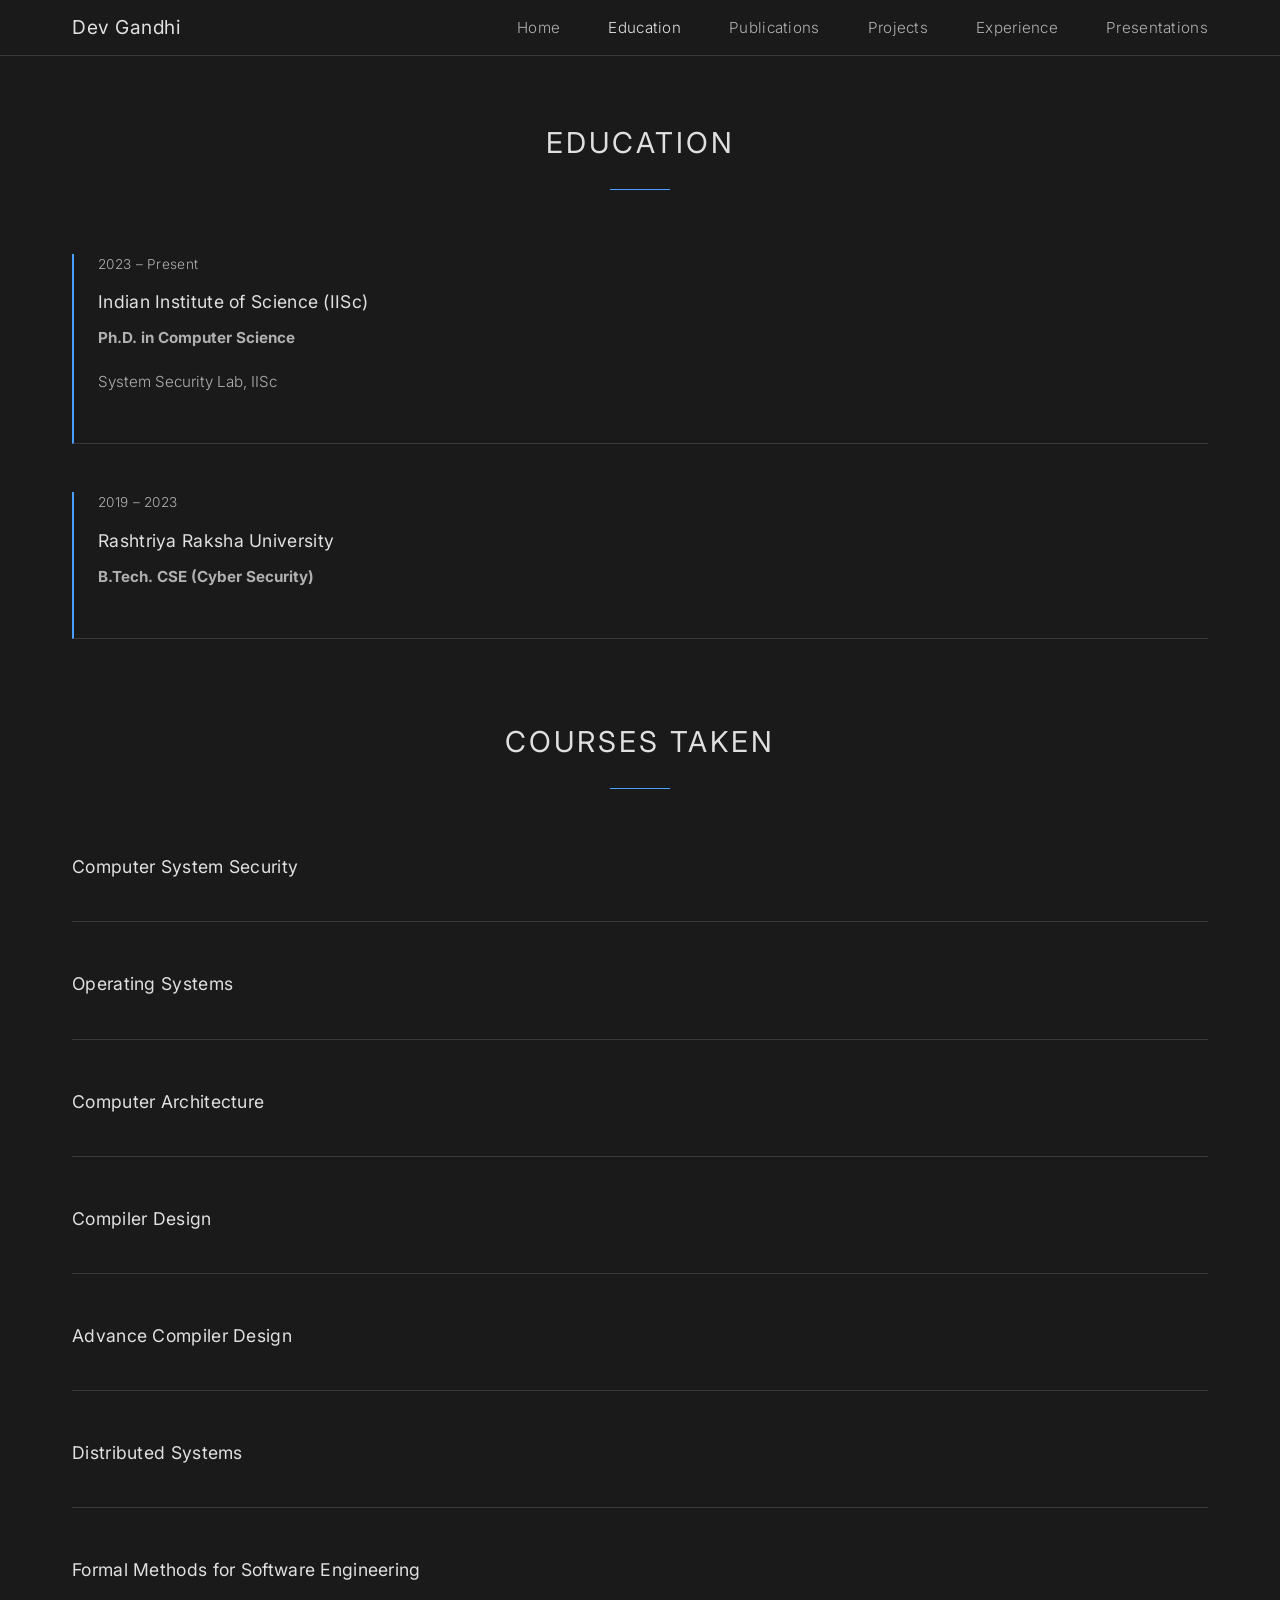
<file: education.html>
<!DOCTYPE html>
<html lang="en">
<head>
  <meta charset="UTF-8">
  <meta name="viewport" content="width=device-width, initial-scale=1.0">
  <title>Education - Dev Gandhi</title>
  <link rel="stylesheet" href="styles.css?v=3">
  <link href="https://fonts.googleapis.com/css2?family=Inter:wght@300;400;500;600;700;800&display=swap" rel="stylesheet">
</head>
<body>
  <div class="animated-background"></div>
  
  <nav>
    <div class="nav-container">
      <a href="index.html" class="logo">Dev Gandhi</a>
      <button class="mobile-menu-btn" onclick="toggleMenu()">☰</button>
      <ul class="nav-links" id="navLinks">
        <li><a href="index.html">Home</a></li>
        <li><a href="education.html" class="active">Education</a></li>
        <li><a href="research.html">Publications</a></li>
        <li><a href="projects.html">Projects</a></li>
        <li><a href="experience.html">Experience</a></li>
        <li><a href="presentations.html">Presentations</a></li>
      </ul>
    </div>
  </nav>

  <div class="container">
    <h2 class="section-title">Education</h2>

    <div class="cards-grid">
      <div class="card border-accent">
        <div class="card-content">
          <div class="date">2023 – Present</div>
          <h3>Indian Institute of Science (IISc)</h3>
          <p><strong>Ph.D. in Computer Science</strong></p>
          <p>System Security Lab, IISc</p>
        </div>
      </div>

      <div class="card border-accent">
        <div class="card-content">
          <div class="date">2019 – 2023</div>
          <h3>Rashtriya Raksha University</h3>
          <p><strong>B.Tech. CSE (Cyber Security)</strong></p>
        </div>
      </div>
    </div>

    <h2 class="section-title" style="margin-top: 5rem;">Courses Taken</h2>

    <div class="cards-grid">

      <div class="card">
        <h3>Computer System Security</h3>
      </div>

      <div class="card">
        <h3>Operating Systems</h3>
      </div>
      

      <div class="card">
        <h3>Computer Architecture</h3>
      </div>

        <div class="card">
        <h3>Compiler Design</h3>
      </div>

      <div class="card">
        <h3>Advance Compiler Design</h3>
      </div>
      
        <div class="card">
        <h3>Distributed Systems</h3>
      </div>
      
      <div class="card">
        <h3>Formal Methods for Software Engineering</h3>
      </div>
    </div>
  </div>

  <script>
    function toggleMenu() {
      document.getElementById('navLinks').classList.toggle('active');
    }
  </script>
</body>
</html>
</file>
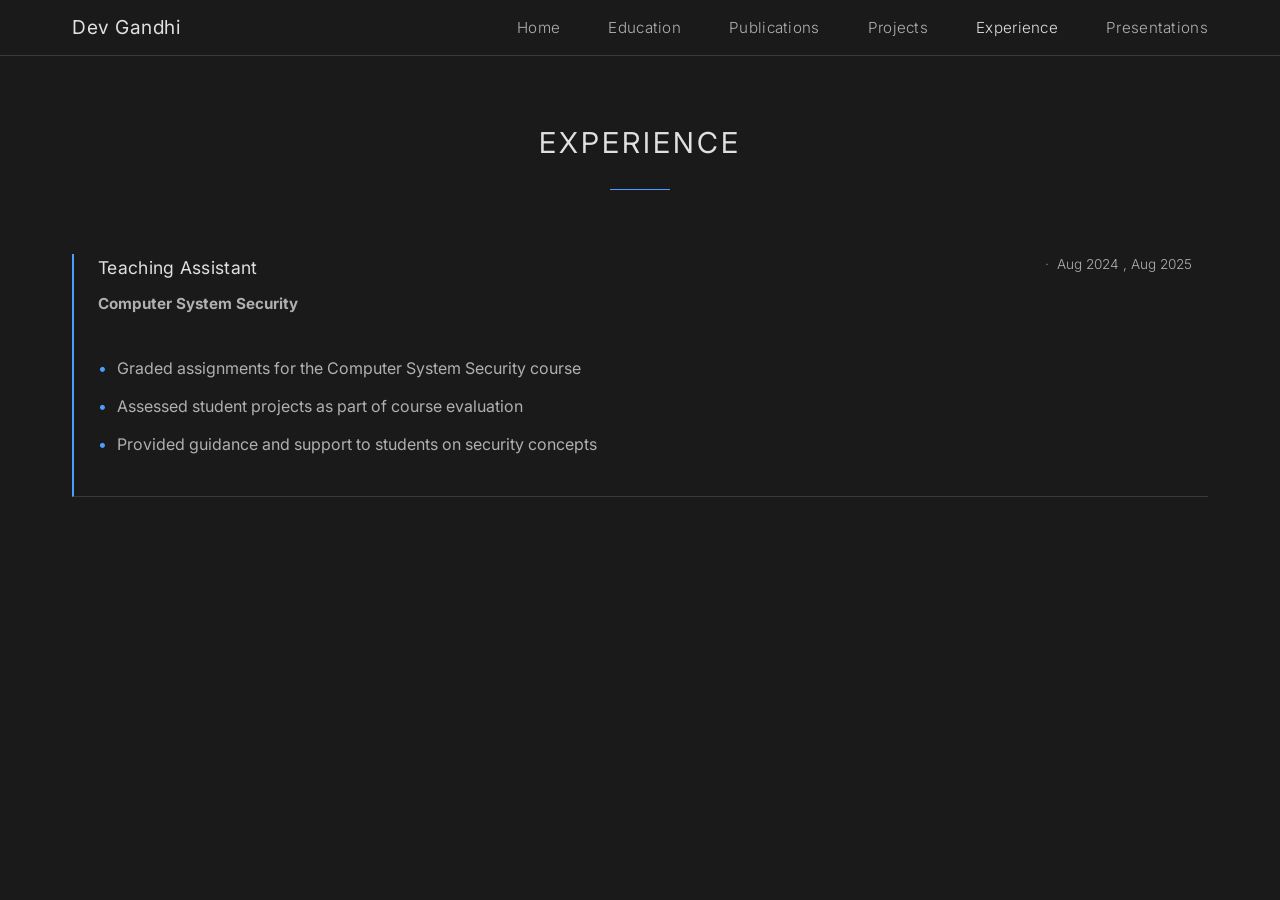
<file: experience.html>
<!DOCTYPE html>
<html lang="en">
<head>
  <meta charset="UTF-8">
  <meta name="viewport" content="width=device-width, initial-scale=1.0">
  <title>Experience - Dev Gandhi</title>
  <link rel="stylesheet" href="styles.css?v=3">
  <link href="https://fonts.googleapis.com/css2?family=Inter:wght@300;400;500;600;700;800&display=swap" rel="stylesheet">
</head>
<body>
  <div class="animated-background"></div>
  
  <nav>
    <div class="nav-container">
      <a href="index.html" class="logo">Dev Gandhi</a>
      <button class="mobile-menu-btn" onclick="toggleMenu()">☰</button>
      <ul class="nav-links" id="navLinks">
        <li><a href="index.html">Home</a></li>
        <li><a href="education.html">Education</a></li>
        <li><a href="research.html">Publications</a></li>
        <li><a href="projects.html">Projects</a></li>
        <li><a href="experience.html" class="active">Experience</a></li>
        <li><a href="presentations.html">Presentations</a></li>
      </ul>
    </div>
  </nav>

  <div class="container">
    <h2 class="section-title">Experience</h2>

    <div class="cards-grid">
      <div class="card border-accent">
        <div class="card-content">
          <div class="card-header">
            <div>
              <h3>Teaching Assistant</h3>
              <p><strong>Computer System Security</strong></p>
            </div>
            <span class="badge">Aug 2024 , Aug 2025</span>
          </div>
          <ul>
            <li>Graded assignments for the Computer System Security course</li>
            <li>Assessed student projects as part of course evaluation</li>
            <li>Provided guidance and support to students on security concepts</li>
          </ul>
        </div>
      </div>
    </div>
  </div>

  <script>
    function toggleMenu() {
      document.getElementById('navLinks').classList.toggle('active');
    }
  </script>
</body>
</html>
</file>
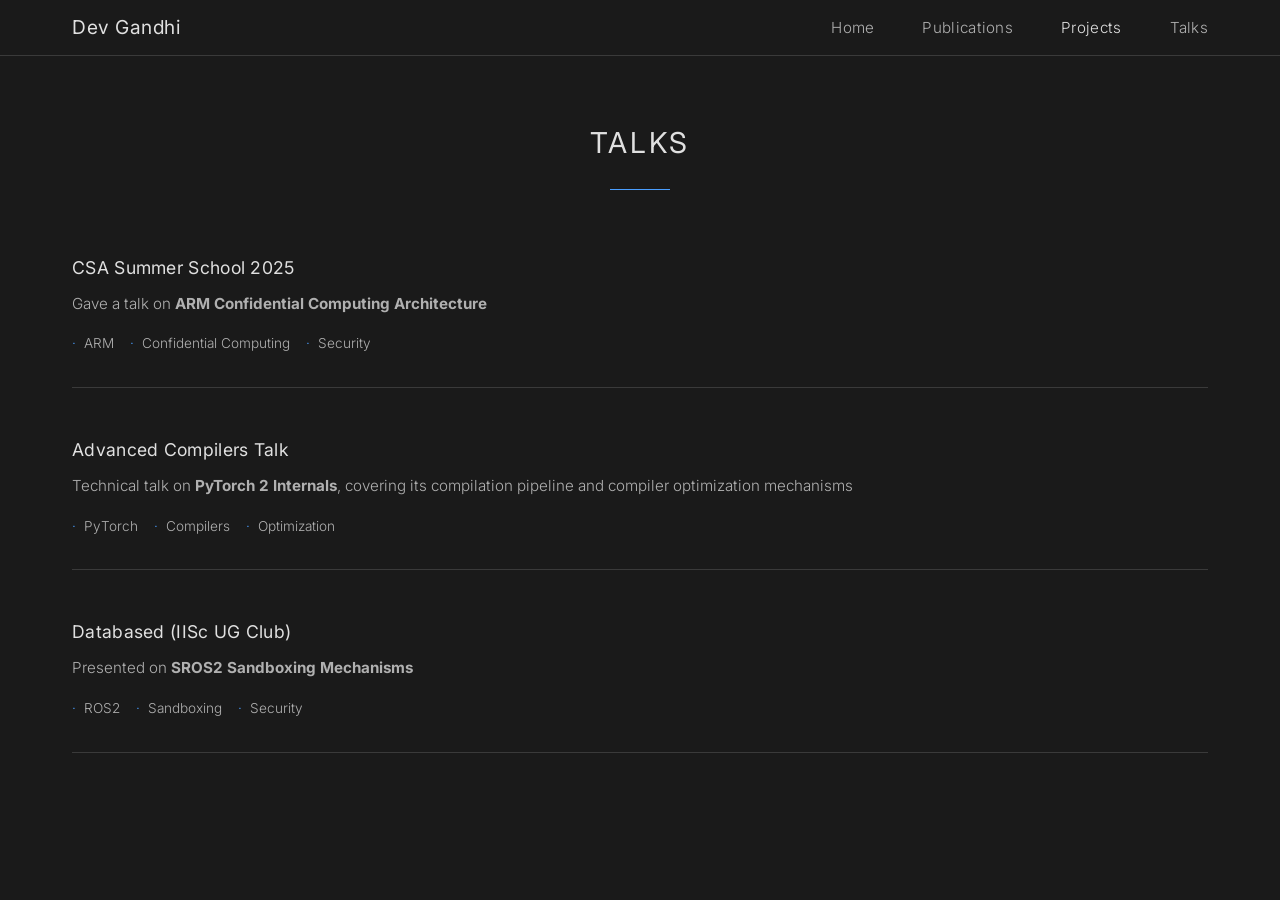
<file: presentations.html>
<!DOCTYPE html>
<html lang="en">
<head>
  <meta charset="UTF-8">
  <meta name="viewport" content="width=device-width, initial-scale=1.0">
  <title>Talks - Dev Gandhi</title>
  <link rel="stylesheet" href="styles.css?v=3">
  <link href="https://fonts.googleapis.com/css2?family=Inter:wght@300;400;500;600;700;800&display=swap" rel="stylesheet">
</head>
<body>
  <div class="animated-background"></div>
    <nav>
    <div class="nav-container">
      <a href="index.html" class="logo">Dev Gandhi</a>
      <button class="mobile-menu-btn" onclick="toggleMenu()">☰</button>
      <ul class="nav-links" id="navLinks">
        <li><a href="index.html">Home</a></li>
        <li><a href="research.html">Publications</a></li>
        <li><a href="projects.html" class="active">Projects</a></li>
        <li><a href="presentations.html">Talks</a></li>
      </ul>
    </div>
  </nav>

  <div class="container">
    <h2 class="section-title">Talks</h2>

    <div class="cards-grid">
      <div class="card">
        <div class="card-content">
          <h3>CSA Summer School 2025</h3>
          <p>Gave a talk on <strong>ARM Confidential Computing Architecture</strong></p>
          <div class="tags">
            <span class="badge">ARM</span>
            <span class="badge">Confidential Computing</span>
            <span class="badge">Security</span>
          </div>
        </div>
      </div>

      <div class="card">
        <div class="card-content">
          <h3>Advanced Compilers Talk</h3>
          <p>Technical talk on <strong>PyTorch 2 Internals</strong>, covering its compilation pipeline and compiler optimization mechanisms</p>
          <div class="tags">
            <span class="badge">PyTorch</span>
            <span class="badge">Compilers</span>
            <span class="badge">Optimization</span>
          </div>
        </div>
      </div>

      <div class="card">
        <div class="card-content">
          <h3>Databased (IISc UG Club)</h3>
          <p>Presented on <strong>SROS2 Sandboxing Mechanisms</strong></p>
          <div class="tags">
            <span class="badge">ROS2</span>
            <span class="badge">Sandboxing</span>
            <span class="badge">Security</span>
          </div>
        </div>
      </div>

      
    </div>
  </div>


  <script>
    function toggleMenu() {
      document.getElementById('navLinks').classList.toggle('active');
    }
  </script>
</body>
</html>
</file>
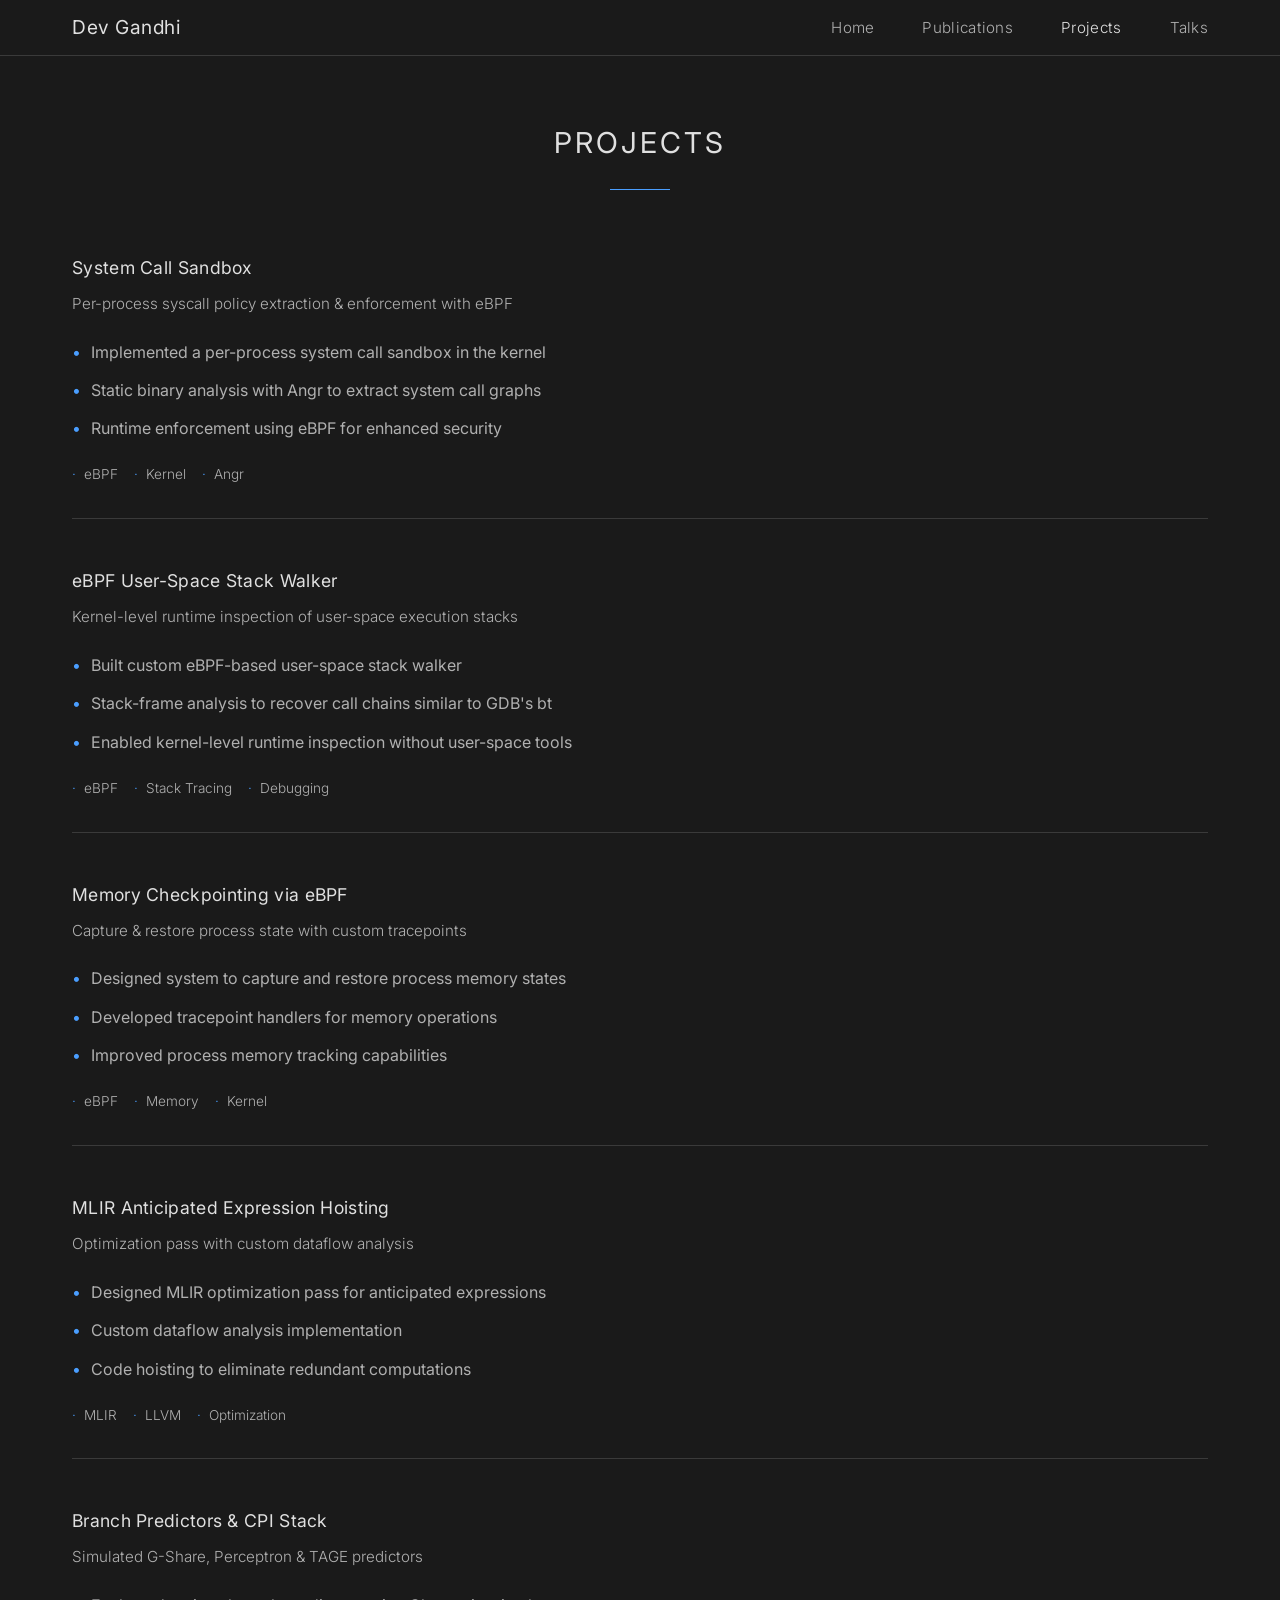
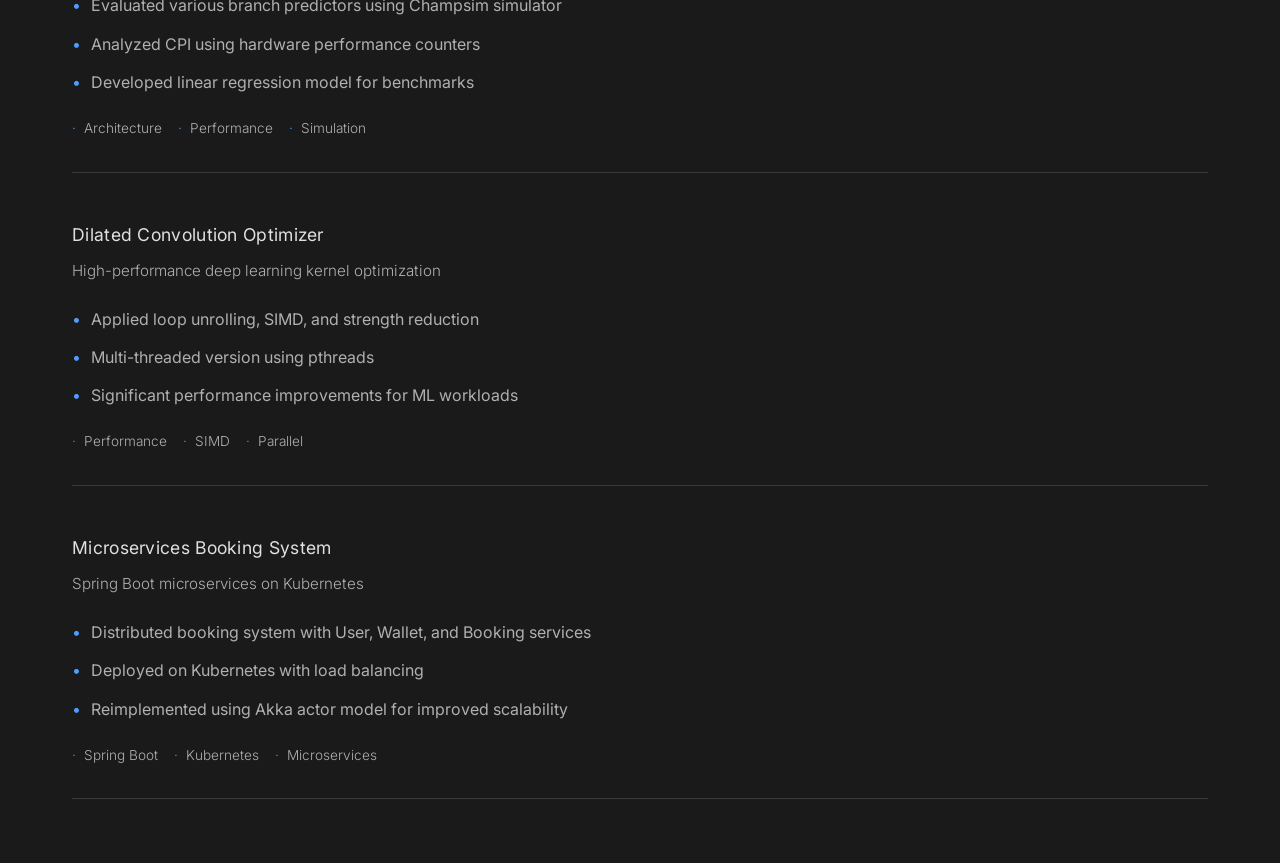
<file: projects.html>
<!DOCTYPE html>
<html lang="en">
<head>
  <meta charset="UTF-8">
  <meta name="viewport" content="width=device-width, initial-scale=1.0">
  <title>Projects - Dev Gandhi</title>
  <link rel="stylesheet" href="styles.css?v=3">
  <link href="https://fonts.googleapis.com/css2?family=Inter:wght@300;400;500;600;700;800&display=swap" rel="stylesheet">
</head>
<body>
  <div class="animated-background"></div>
  
  <nav>
    <div class="nav-container">
      <a href="index.html" class="logo">Dev Gandhi</a>
      <button class="mobile-menu-btn" onclick="toggleMenu()">☰</button>
      <ul class="nav-links" id="navLinks">
        <li><a href="index.html">Home</a></li>
        <li><a href="research.html">Publications</a></li>
        <li><a href="projects.html" class="active">Projects</a></li>
        <li><a href="presentations.html">Talks</a></li>
      </ul>
    </div>
  </nav>

  <div class="container">
    <h2 class="section-title">Projects</h2>

    <div class="cards-grid">
      <div class="card">
        <div class="card-content">
          <h3>System Call Sandbox</h3>
          <p>Per-process syscall policy extraction & enforcement with eBPF</p>
          <ul>
            <li>Implemented a per-process system call sandbox in the kernel</li>
            <li>Static binary analysis with Angr to extract system call graphs</li>
            <li>Runtime enforcement using eBPF for enhanced security</li>
          </ul>
          <div class="tags">
            <span class="badge">eBPF</span>
            <span class="badge">Kernel</span>
            <span class="badge">Angr</span>
          </div>
        </div>
      </div>

      <div class="card">
        <div class="card-content">
          <h3>eBPF User-Space Stack Walker</h3>
          <p>Kernel-level runtime inspection of user-space execution stacks</p>
          <ul>
            <li>Built custom eBPF-based user-space stack walker</li>
            <li>Stack-frame analysis to recover call chains similar to GDB's bt</li>
            <li>Enabled kernel-level runtime inspection without user-space tools</li>
          </ul>
          <div class="tags">
            <span class="badge">eBPF</span>
            <span class="badge">Stack Tracing</span>
            <span class="badge">Debugging</span>
          </div>
        </div>
      </div>

      <div class="card">
        <div class="card-content">
          <h3>Memory Checkpointing via eBPF</h3>
          <p>Capture & restore process state with custom tracepoints</p>
          <ul>
            <li>Designed system to capture and restore process memory states</li>
            <li>Developed tracepoint handlers for memory operations</li>
            <li>Improved process memory tracking capabilities</li>
          </ul>
          <div class="tags">
            <span class="badge">eBPF</span>
            <span class="badge">Memory</span>
            <span class="badge">Kernel</span>
          </div>
        </div>
      </div>

      <div class="card">
        <div class="card-content">
          <h3>MLIR Anticipated Expression Hoisting</h3>
          <p>Optimization pass with custom dataflow analysis</p>
          <ul>
            <li>Designed MLIR optimization pass for anticipated expressions</li>
            <li>Custom dataflow analysis implementation</li>
            <li>Code hoisting to eliminate redundant computations</li>
          </ul>
          <div class="tags">
            <span class="badge">MLIR</span>
            <span class="badge">LLVM</span>
            <span class="badge">Optimization</span>
          </div>
        </div>
      </div>

      <div class="card">
        <div class="card-content">
          <h3>Branch Predictors & CPI Stack</h3>
          <p>Simulated G-Share, Perceptron & TAGE predictors</p>
          <ul>
            <li>Evaluated various branch predictors using Champsim simulator</li>
            <li>Analyzed CPI using hardware performance counters</li>
            <li>Developed linear regression model for benchmarks</li>
          </ul>
          <div class="tags">
            <span class="badge">Architecture</span>
            <span class="badge">Performance</span>
            <span class="badge">Simulation</span>
          </div>
        </div>
      </div>

      <div class="card">
        <div class="card-content">
          <h3>Dilated Convolution Optimizer</h3>
          <p>High-performance deep learning kernel optimization</p>
          <ul>
            <li>Applied loop unrolling, SIMD, and strength reduction</li>
            <li>Multi-threaded version using pthreads</li>
            <li>Significant performance improvements for ML workloads</li>
          </ul>
          <div class="tags">
            <span class="badge">Performance</span>
            <span class="badge">SIMD</span>
            <span class="badge">Parallel</span>
          </div>
        </div>
      </div>

      <div class="card">
        <div class="card-content">
          <h3>Microservices Booking System</h3>
          <p>Spring Boot microservices on Kubernetes</p>
          <ul>
            <li>Distributed booking system with User, Wallet, and Booking services</li>
            <li>Deployed on Kubernetes with load balancing</li>
            <li>Reimplemented using Akka actor model for improved scalability</li>
          </ul>
          <div class="tags">
            <span class="badge">Spring Boot</span>
            <span class="badge">Kubernetes</span>
            <span class="badge">Microservices</span>
          </div>
        </div>
      </div>
    </div>
  </div>

  <script>
    function toggleMenu() {
      document.getElementById('navLinks').classList.toggle('active');
    }
  </script>
</body>
</html>
</file>
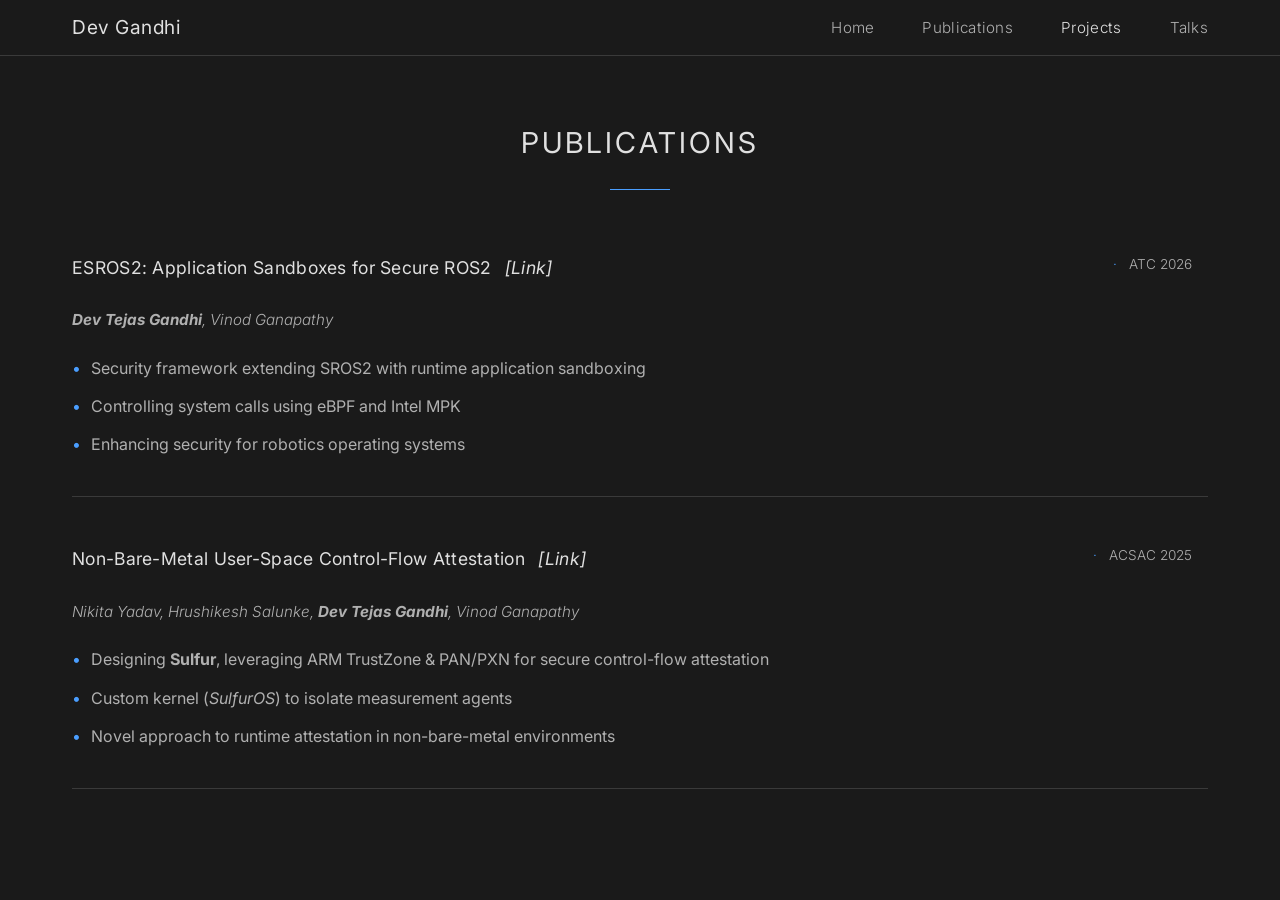
<file: research.html>
<!DOCTYPE html>
<html lang="en">
<head>
  <meta charset="UTF-8">
  <meta name="viewport" content="width=device-width, initial-scale=1.0">

  <title>Research - Dev Gandhi</title>

  <link rel="stylesheet" href="styles.css?v=3">

  <link
    href="https://fonts.googleapis.com/css2?family=Inter:wght@300;400;500;600;700;800&display=swap"
    rel="stylesheet"
  >
</head>

<body>

  <div class="animated-background"></div>

  <!-- Navigation -->
   <nav>
    <div class="nav-container">
      <a href="index.html" class="logo">Dev Gandhi</a>
      <button class="mobile-menu-btn" onclick="toggleMenu()">☰</button>
      <ul class="nav-links" id="navLinks">
        <li><a href="index.html">Home</a></li>
        <li><a href="research.html">Publications</a></li>
        <li><a href="projects.html" class="active">Projects</a></li>
        <li><a href="presentations.html">Talks</a></li>
      </ul>
    </div>
  </nav>


  <!-- Main Content -->
  <div class="container">

    <h2 class="section-title">Publications</h2>


    <!-- Publications Grid -->
    <div class="cards-grid">

<!-- Publication 1 -->
<div class="card">

  <div class="card-content">

    <div class="card-header">

      <h3>
        ESROS2: Application Sandboxes for Secure ROS2
        <a href="https://www.csa.iisc.ac.in/~vg/papers/sigops_atc2026/"
           target="_blank"
           style="color: inherit; text-decoration: none; margin-left: 8px; font-style: italic;">
          [Link]
        </a>
      </h3>

      <span class="badge">
        ATC 2026
      </span>

    </div>

    <p class="authors">
      <em><strong>Dev Tejas Gandhi</strong>, Vinod Ganapathy</em>
    </p>

    <ul>

      <li>
        Security framework extending SROS2 with runtime application sandboxing
      </li>

      <li>
        Controlling system calls using eBPF and Intel MPK
      </li>

      <li>
        Enhancing security for robotics operating systems
      </li>

    </ul>

  </div>

</div>
    <!-- Publication 2 -->
<div class="card">

  <div class="card-content">

    <div class="card-header">

      <h3>
        Non-Bare-Metal User-Space Control-Flow Attestation
        <a href="https://www.csa.iisc.ac.in/~vg/papers/acsac2025/"
           target="_blank"
           style="color: inherit; text-decoration: none; margin-left: 8px; font-style: italic;">
          [Link]
        </a>
      </h3>

      <span class="badge">
        ACSAC 2025
      </span>

    </div>

    <p class="authors">
      <em>Nikita Yadav, Hrushikesh Salunke, <strong>Dev Tejas Gandhi</strong>, Vinod Ganapathy</em>
    </p>

    <ul>

      <li>
        Designing <strong>Sulfur</strong>, leveraging ARM TrustZone &amp;
        PAN/PXN for secure control-flow attestation
      </li>

      <li>
        Custom kernel (<em>SulfurOS</em>) to isolate measurement agents
      </li>

      <li>
        Novel approach to runtime attestation in non-bare-metal environments
      </li>

    </ul>

  </div>

</div>

    </div>

  </div>


  <!-- Mobile Menu -->
  <script>
    function toggleMenu() {
      document.getElementById("navLinks").classList.toggle("active");
    }
  </script>

</body>
</html>
</file>
<file: styles.css>
/* Simple Classic Portfolio CSS */

* {
  margin: 0;
  padding: 0;
  box-sizing: border-box;
}

:root {
  --bg-dark: #1a1a1a;
  --bg-card: #2a2a2a;
  --primary: #4a9eff;
  --text: #e0e0e0;
  --text-secondary: #b0b0b0;
  --border: #3a3a3a;
}

body {
  font-family: 'Inter', -apple-system, BlinkMacSystemFont, 'Segoe UI', sans-serif;
  background: var(--bg-dark);
  color: var(--text);
  line-height: 1.6;
}

.animated-background {
  display: none;
}

/* Navigation */
nav {
  background: transparent;
  border-bottom: 1px solid var(--border);
  padding: 0.75rem 0;
}

.nav-container {
  max-width: 1200px;
  margin: 0 auto;
  padding: 0 2rem;
  display: flex;
  justify-content: space-between;
  align-items: center;
}

.logo {
  font-size: 1.2rem;
  font-weight: 400;
  color: var(--text);
  text-decoration: none;
  letter-spacing: 0.5px;
}

.nav-links {
  display: flex;
  gap: 3rem;
  list-style: none;
}

.nav-links a {
  color: var(--text-secondary);
  text-decoration: none;
  font-weight: 300;
  font-size: 0.95rem;
  transition: color 0.2s;
  letter-spacing: 0.3px;
}

.nav-links a:hover,
.nav-links a.active {
  color: var(--text);
}

/* Mobile Menu */
.mobile-menu-btn {
  display: none;
  background: none;
  border: none;
  color: var(--text);
  font-size: 1.5rem;
  cursor: pointer;
}

/* Container */
.container {
  max-width: 1200px;
  margin: 0 auto;
  padding: 2rem 2rem 4rem;
}

/* Hero Section */
.hero {
  text-align: center;
  padding: 4rem 0;
  max-width: 800px;
  margin: 0 auto;
}

.hero-image {
  width: 180px;
  height: 180px;
  border-radius: 50%;
  object-fit: cover;
  border: 1px solid var(--border);
  margin-bottom: 2rem;
  opacity: 0.9;
}

.hero h1 {
  font-size: 2.5rem;
  font-weight: 300;
  margin-bottom: 1rem;
  color: var(--text);
  letter-spacing: 2px;
}

.hero .subtitle {
  font-size: 1.1rem;
  color: var(--text-secondary);
  margin-bottom: 2rem;
  min-height: 1.5rem;
  font-weight: 300;
  letter-spacing: 0.5px;
}

.hero .description {
  font-size: 1rem;
  color: var(--text-secondary);
  font-weight: 300;
  line-height: 1.8;
  letter-spacing: 0.3px;
}

.hero .description a {
  color: var(--text);
  text-decoration: none;
  border-bottom: 1px solid var(--text-secondary);
}

.hero .description a:hover {
  border-bottom-color: var(--text);
}

.social-links {
  display: flex;
  gap: 2rem;
  justify-content: center;
  margin-top: 3rem;
}

.social-btn {
  color: var(--text-secondary);
  text-decoration: none;
  font-weight: 300;
  font-size: 0.95rem;
  border-bottom: 1px solid transparent;
  padding-bottom: 2px;
  transition: all 0.2s;
  letter-spacing: 0.3px;
}

.social-btn:hover {
  color: var(--text);
  border-bottom-color: var(--text);
}

/* Section Titles */
.section-title {
  font-size: 1.8rem;
  font-weight: 400;
  text-align: center;
  margin-bottom: 4rem;
  margin-top: 2rem;
  color: var(--text);
  letter-spacing: 3px;
  text-transform: uppercase;
  position: relative;
  padding-bottom: 1.5rem;
}

.section-title::after {
  content: '';
  position: absolute;
  bottom: 0;
  left: 50%;
  transform: translateX(-50%);
  width: 60px;
  height: 1px;
  background: var(--primary);
}

.section-subtitle {
  text-align: center;
  color: var(--text-secondary);
  font-size: 0.95rem;
  font-weight: 300;
  margin-bottom: 4rem;
  letter-spacing: 0.3px;
}

/* Cards */
.cards-grid {
  display: flex;
  flex-direction: column;
  gap: 3rem;
}

.card {
  background: transparent;
  border: none;
  padding: 0;
  border-bottom: 1px solid var(--border);
  padding-bottom: 2rem;
}

.card:hover {
  border-bottom-color: var(--primary);
}

.card-header {
  display: flex;
  justify-content: space-between;
  align-items: flex-start;
  margin-bottom: 1rem;
  gap: 1rem;
}

.card h3 {
  font-size: 1.1rem;
  font-weight: 400;
  color: var(--text);
  margin-bottom: 0.5rem;
  letter-spacing: 0.3px;
}

.card .date {
  color: var(--text-secondary);
  font-size: 0.85rem;
  font-weight: 300;
  margin-bottom: 0.8rem;
  letter-spacing: 0.3px;
}

.card p {
  color: var(--text-secondary);
  line-height: 1.8;
  margin-bottom: 1rem;
  font-weight: 300;
  font-size: 0.95rem;
}

.card ul {
  list-style: none;
  padding: 0;
}

.card ul li {
  color: var(--text-secondary);
  padding: 0.4rem 0;
  padding-left: 1.2rem;
  position: relative;
}

.card ul li::before {
  content: '•';
  position: absolute;
  left: 0;
  color: var(--primary);
}

/* Badges */
.badge {
  display: inline-block;
  padding: 0;
  background: transparent;
  border: none;
  color: var(--text-secondary);
  font-size: 0.85rem;
  font-weight: 300;
  margin-right: 1rem;
}

.badge::before {
  content: '·';
  margin-right: 0.5rem;
  color: var(--primary);
}

.tags {
  display: flex;
  flex-wrap: wrap;
  gap: 0;
  margin-top: 1rem;
}

/* Border Accent */
.border-accent {
  border-left: 2px solid var(--primary);
  padding-left: 1.5rem;
}

/* Skills Grid */
.skills-section {
  margin-top: 2rem;
}

.skills-grid {
  display: flex;
  flex-direction: column;
  gap: 2.5rem;
}

.skill-category h3 {
  font-size: 1.2rem;
  margin-bottom: 1rem;
  color: var(--primary);
}

.skill-tags {
  display: flex;
  flex-wrap: wrap;
  gap: 0.5rem;
}

/* Achievement Box */
.achievement-box {
  background: transparent;
  border: none;
  border-left: 2px solid var(--primary);
  padding: 1rem 0 1rem 1.5rem;
  text-align: left;
  margin: 3rem 0;
  max-width: 600px;
}

.achievement-box h3 {
  font-size: 1.2rem;
  font-weight: 300;
  margin-bottom: 0.5rem;
  color: var(--text);
  letter-spacing: 0.5px;
}

.achievement-box p {
  font-size: 1rem;
  font-weight: 300;
  color: var(--text-secondary);
}

/* Responsive */
@media (max-width: 768px) {
  .nav-links {
    display: none;
  }
  
  .mobile-menu-btn {
    display: block;
  }
  
  .nav-links.active {
    display: flex;
    flex-direction: column;
    position: absolute;
    top: 100%;
    left: 0;
    right: 0;
    background: var(--bg-card);
    padding: 1rem 2rem;
    border-bottom: 1px solid var(--border);
  }
  
  .container {
    padding: 5rem 1.5rem 3rem;
  }
  
  .cards-grid {
    grid-template-columns: 1fr;
  }
  
  .social-links {
    flex-direction: column;
  }
  
  .social-btn {
    text-align: center;
  }
  
  .hero h1 {
    font-size: 2rem;
  }
  
  .section-title {
    font-size: 2rem;
  }
}

/* Scrollbar */
::-webkit-scrollbar {
  width: 8px;
}

::-webkit-scrollbar-track {
  background: var(--bg-dark);
}

::-webkit-scrollbar-thumb {
  background: var(--primary);
  border-radius: 4px;
}

::-webkit-scrollbar-thumb:hover {
  background: #3a8eef;
}

/* =========================
   About Me
   ========================= */

.about {
  width: 100%;
  max-width: 760px;
  margin: 2rem auto 0;
  padding: 0;
  text-align: center;
}

.about-label {
  margin-bottom: 1rem;

  font-size: 0.75rem;
  font-weight: 400;

  letter-spacing: 3px;
  text-transform: uppercase;

  color: var(--text);
  opacity: 0.65;
}

.about p {
  margin: 0 auto;

  color: var(--text-secondary);

  font-size: 0.98rem;
  font-weight: 300;
  line-height: 1.8;

  letter-spacing: 0.2px;
}

.about strong {
  color: var(--text);
  font-weight: 400;
}


/* =========================
   System Security Lab
   ========================= */

.lab-link {
  display: inline-block;

  margin-top: 0.5rem;

  color: var(--text-secondary);
  font-size: 0.95rem;
  font-weight: 300;

  text-decoration: none;

  border-bottom: 1px solid transparent;

  transition: all 0.2s ease;
}

.lab-link:hover {
  color: var(--text);
  border-bottom-color: var(--text);
}


/* =========================
   Social Links
   ========================= */

.social-links {
  display: flex;
  justify-content: center;
  align-items: center;

  gap: 2rem;

  margin-top: 2.5rem;
}


/* =========================
   Mobile
   ========================= */

@media (max-width: 768px) {

  .about {
    max-width: 90%;
    margin-top: 2rem;
  }

  .about p {
    font-size: 0.92rem;
    line-height: 1.7;
  }

  .social-links {
    flex-direction: column;
    gap: 1rem;
    margin-top: 2rem;
  }

}
</file>
